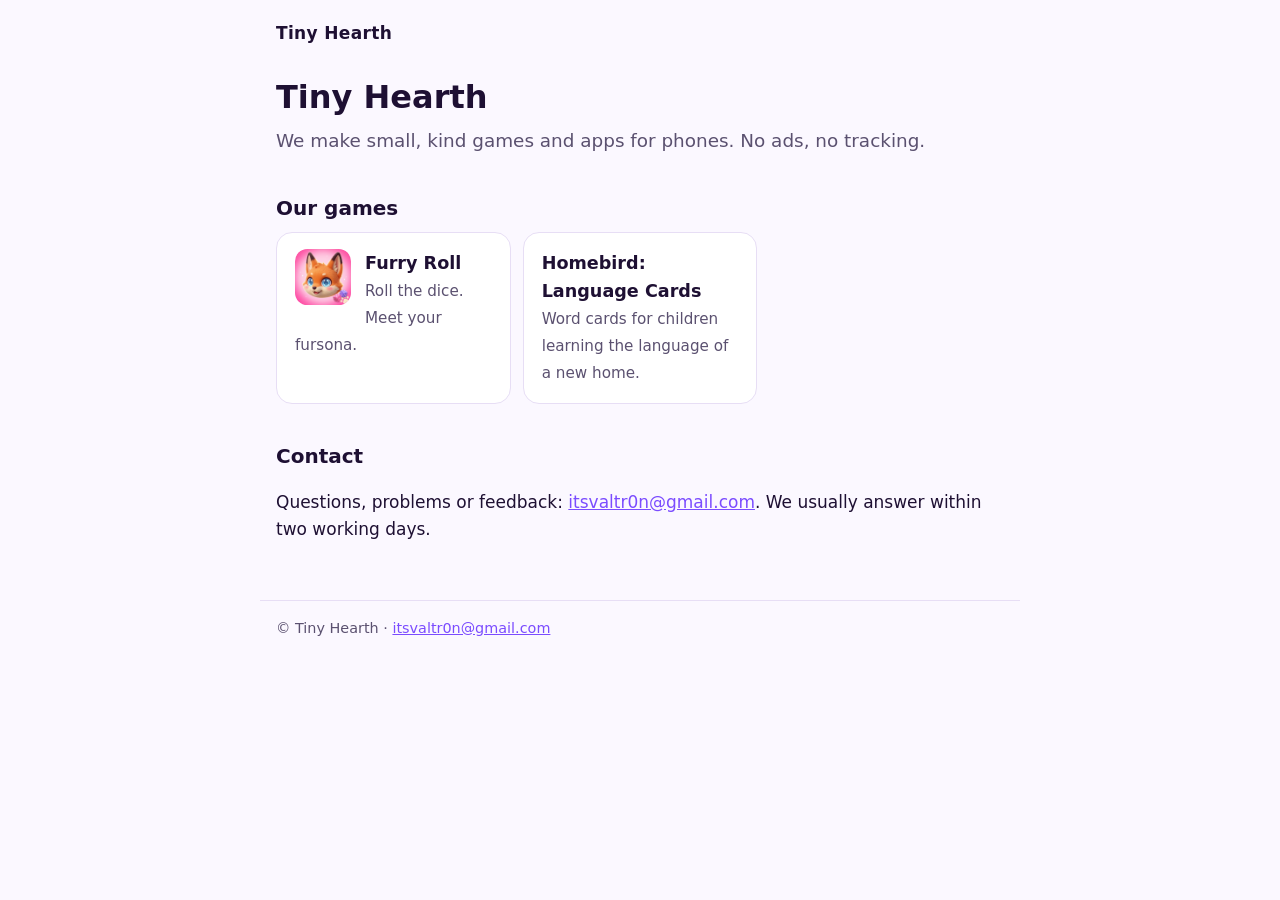
<file: index.html>
<!doctype html>
<html lang="en">
<head>
<meta charset="utf-8">
<meta name="viewport" content="width=device-width, initial-scale=1">
<title>Tiny Hearth</title>
<meta name="description" content="We make small, kind games and apps for phones. No ads, no tracking.">
<link rel="stylesheet" href="style.css">
</head>
<body>
<header><a class="studio" href="index.html">Tiny Hearth</a></header>
<main>
<h1>Tiny Hearth</h1>
<p class="lede">We make small, kind games and apps for phones. No ads, no tracking.</p>
<h2>Our games</h2>
<div class="cards">
<a class="card" href="furry-roll/index.html"><img src="furry-roll/icon.png" alt="" width="56" height="56">
<strong>Furry Roll</strong>
<span>Roll the dice. Meet your fursona.</span>
</a>
<a class="card" href="homebird/index.html">
<strong>Homebird: Language Cards</strong>
<span>Word cards for children learning the language of a new home.</span>
</a>
</div>
<h2>Contact</h2>
<p>Questions, problems or feedback: <a href="mailto:itsvaltr0n@gmail.com">itsvaltr0n@gmail.com</a>. We usually answer within two working days.</p>
</main>
<footer>&copy; Tiny Hearth &middot; <a href="mailto:itsvaltr0n@gmail.com">itsvaltr0n@gmail.com</a></footer>
</body>
</html>
</file>
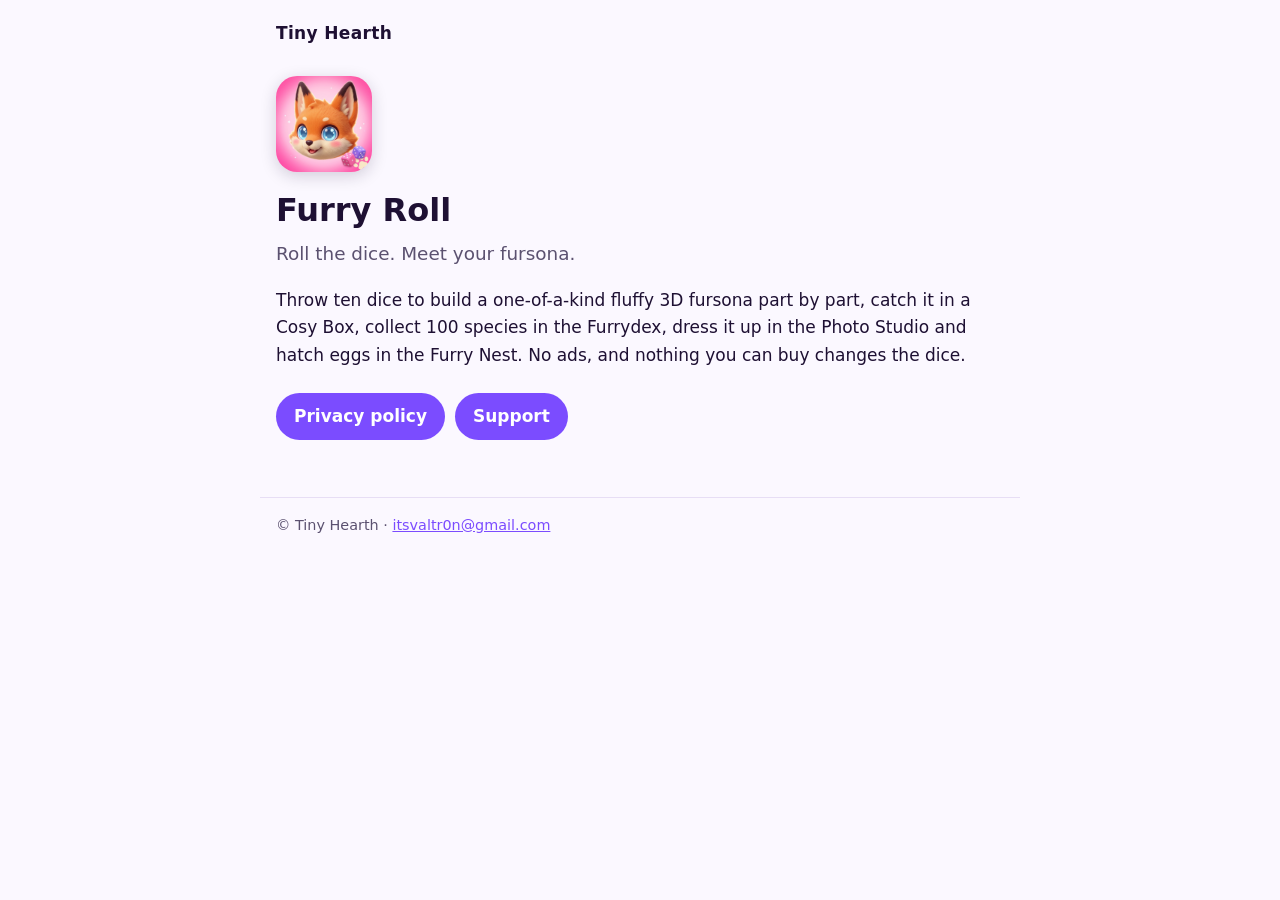
<file: furry-roll/index.html>
<!doctype html>
<html lang="en">
<head>
<meta charset="utf-8">
<meta name="viewport" content="width=device-width, initial-scale=1">
<title>Furry Roll</title>
<meta name="description" content="Roll the dice. Meet your fursona.">
<link rel="stylesheet" href="../style.css">
<link rel="icon" href="icon.png">
<link rel="apple-touch-icon" href="icon.png">
</head>
<body>
<header><a class="studio" href="../index.html">Tiny Hearth</a></header>
<main>
<img class="app-icon" src="icon.png" alt="" width="96" height="96"><h1>Furry Roll</h1>
<p class="lede">Roll the dice. Meet your fursona.</p>
<p>Throw ten dice to build a one-of-a-kind fluffy 3D fursona part by part, catch it in a Cosy Box, collect 100 species in the Furrydex, dress it up in the Photo Studio and hatch eggs in the Furry Nest. No ads, and nothing you can buy changes the dice.</p>
<p class="row"><a class="button" href="privacy.html">Privacy policy</a><a class="button" href="support.html">Support</a></p>
</main>
<footer>&copy; Tiny Hearth &middot; <a href="mailto:itsvaltr0n@gmail.com">itsvaltr0n@gmail.com</a></footer>
</body>
</html>
</file>
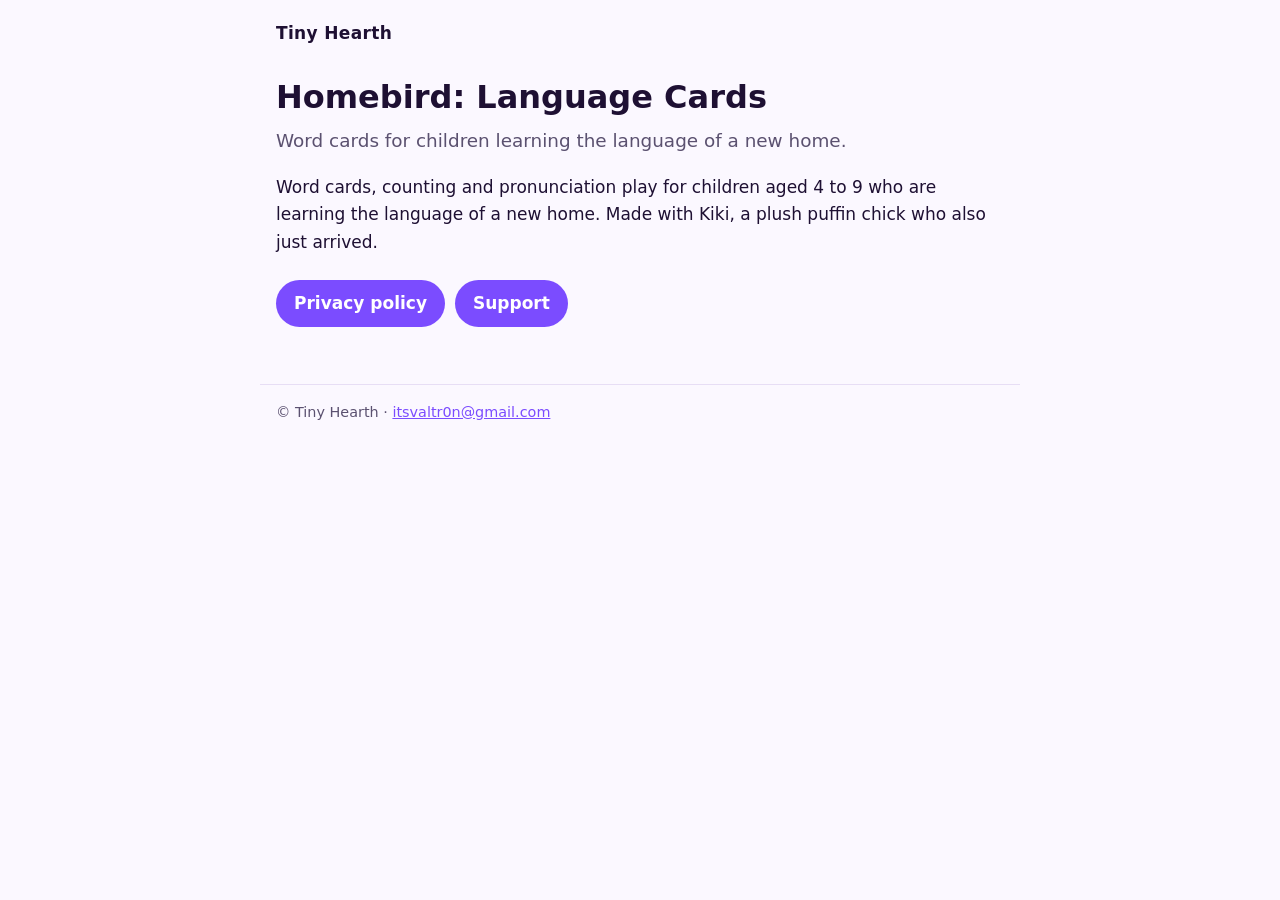
<file: homebird/index.html>
<!doctype html>
<html lang="en">
<head>
<meta charset="utf-8">
<meta name="viewport" content="width=device-width, initial-scale=1">
<title>Homebird: Language Cards</title>
<meta name="description" content="Word cards for children learning the language of a new home.">
<link rel="stylesheet" href="../style.css">
</head>
<body>
<header><a class="studio" href="../index.html">Tiny Hearth</a></header>
<main>
<h1>Homebird: Language Cards</h1>
<p class="lede">Word cards for children learning the language of a new home.</p>
<p>Word cards, counting and pronunciation play for children aged 4 to 9 who are learning the language of a new home. Made with Kiki, a plush puffin chick who also just arrived.</p>
<p class="row"><a class="button" href="privacy.html">Privacy policy</a><a class="button" href="support.html">Support</a></p>
</main>
<footer>&copy; Tiny Hearth &middot; <a href="mailto:itsvaltr0n@gmail.com">itsvaltr0n@gmail.com</a></footer>
</body>
</html>
</file>
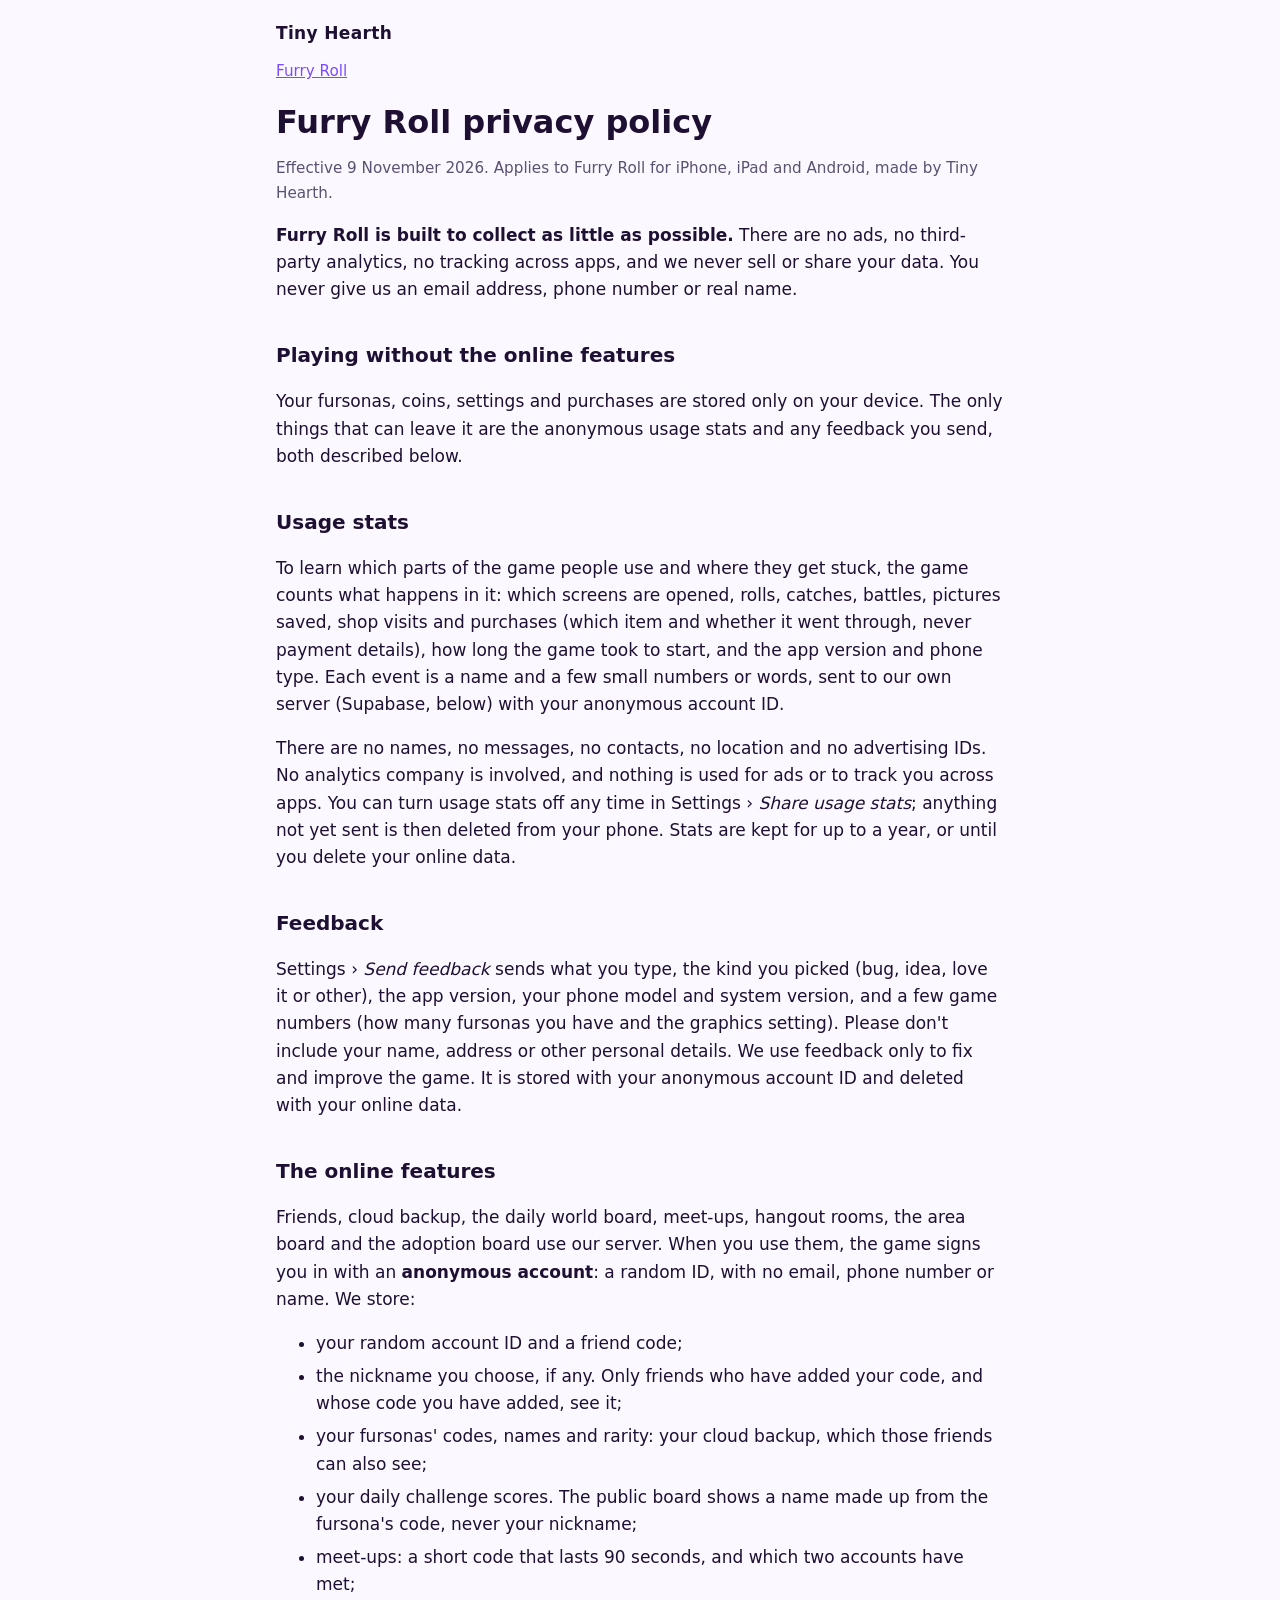
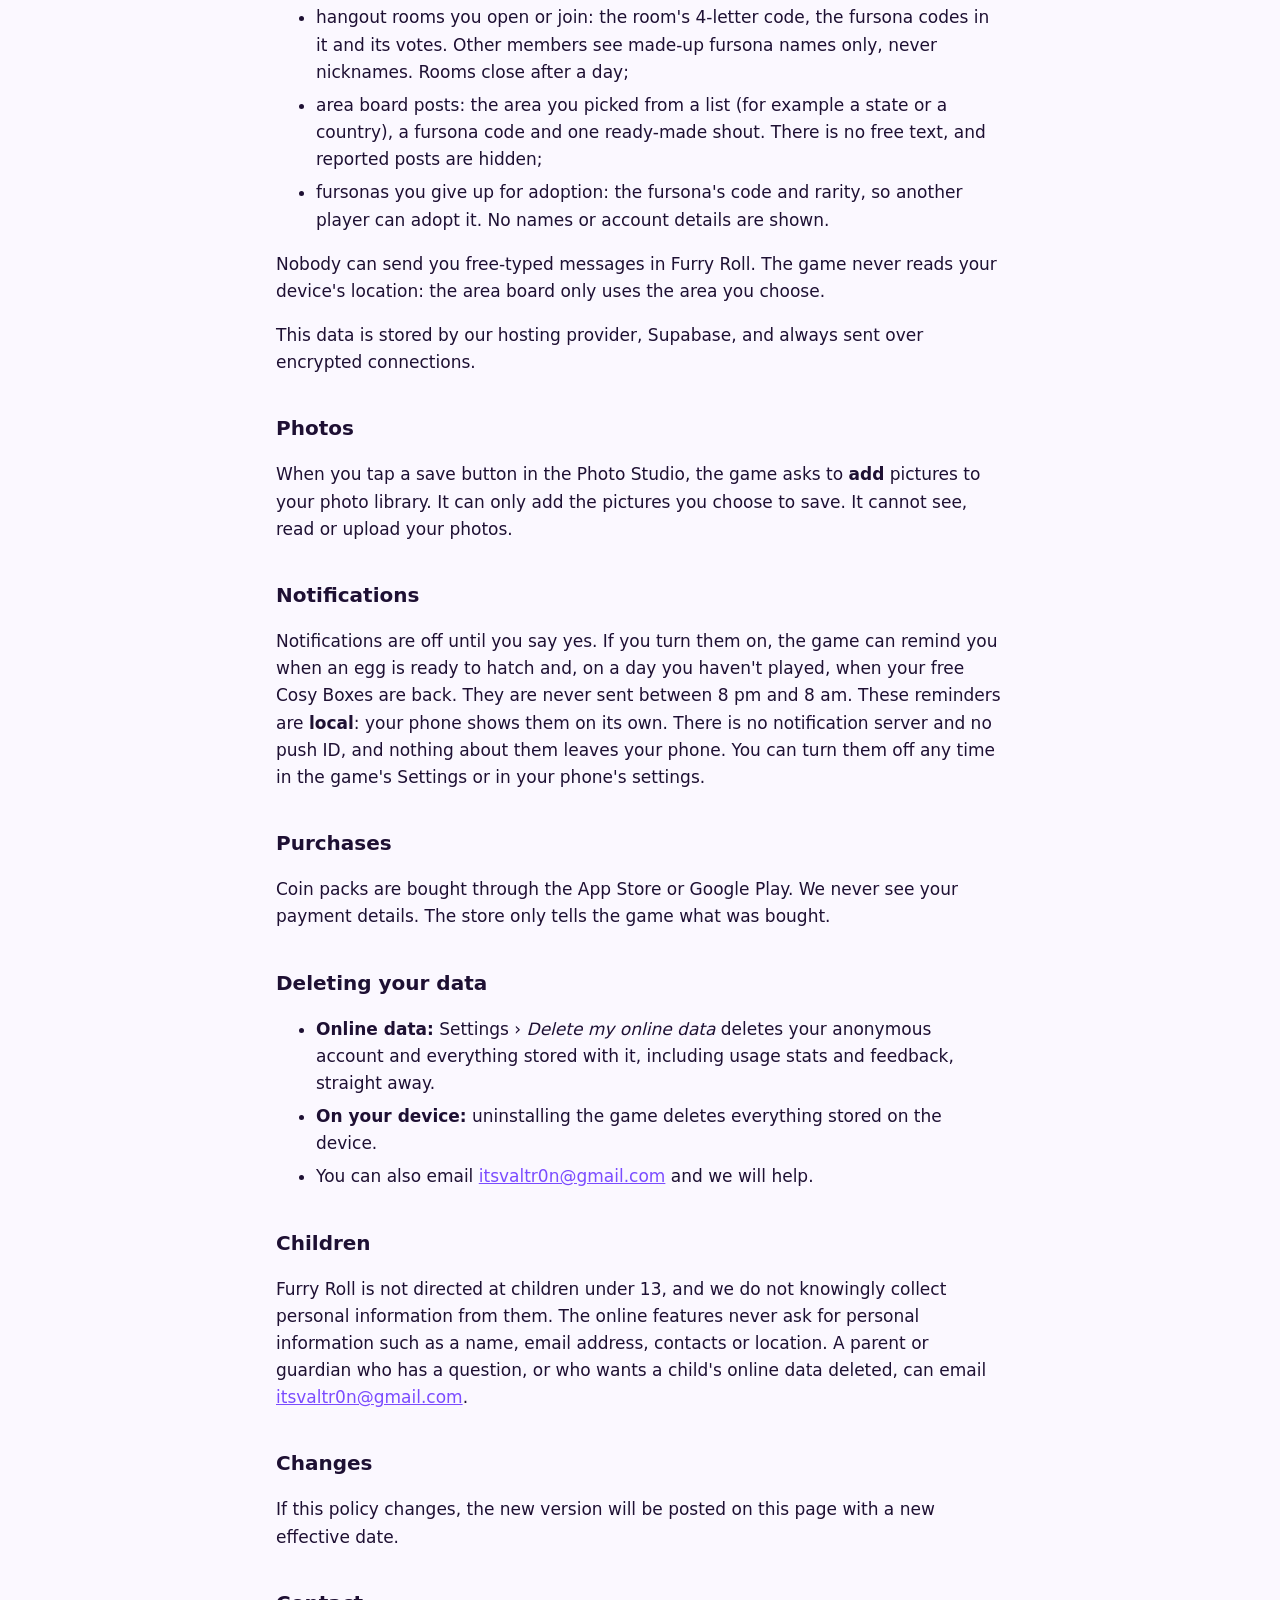
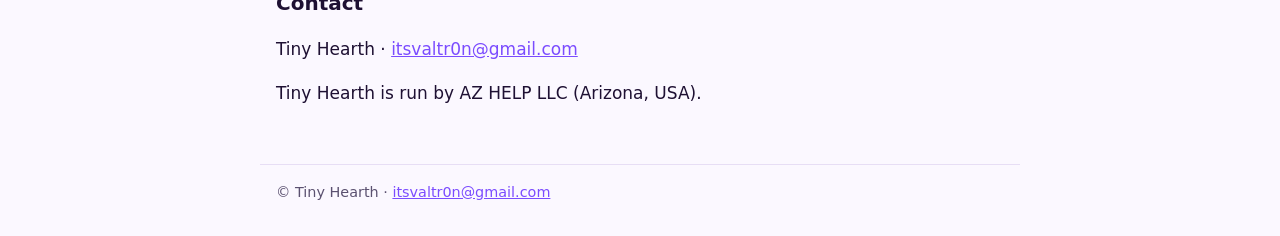
<file: furry-roll/privacy.html>
<!doctype html>
<html lang="en">
<head>
<meta charset="utf-8">
<meta name="viewport" content="width=device-width, initial-scale=1">
<title>Furry Roll: Privacy policy</title>
<meta name="description" content="Roll the dice. Meet your fursona.">
<link rel="stylesheet" href="../style.css">
<link rel="icon" href="icon.png">
<link rel="apple-touch-icon" href="icon.png">
</head>
<body>
<header><a class="studio" href="../index.html">Tiny Hearth</a></header>
<main>
<p class="crumbs"><a href="index.html">Furry Roll</a></p>
<h1>Furry Roll privacy policy</h1>
<p class="meta">Effective 9 November 2026. Applies to Furry Roll for iPhone, iPad and Android, made by Tiny Hearth.</p>

<p><strong>Furry Roll is built to collect as little as possible.</strong> There are no ads, no third-party analytics, no tracking across apps, and we never sell or share your data. You never give us an email address, phone number or real name.</p>

<h2>Playing without the online features</h2>
<p>Your fursonas, coins, settings and purchases are stored only on your device. The only things that can leave it are the anonymous usage stats and any feedback you send, both described below.</p>

<h2>Usage stats</h2>
<p>To learn which parts of the game people use and where they get stuck, the game counts what happens in it: which screens are opened, rolls, catches, battles, pictures saved, shop visits and purchases (which item and whether it went through, never payment details), how long the game took to start, and the app version and phone type. Each event is a name and a few small numbers or words, sent to our own server (Supabase, below) with your anonymous account ID.</p>
<p>There are no names, no messages, no contacts, no location and no advertising IDs. No analytics company is involved, and nothing is used for ads or to track you across apps. You can turn usage stats off any time in Settings &rsaquo; <em>Share usage stats</em>; anything not yet sent is then deleted from your phone. Stats are kept for up to a year, or until you delete your online data.</p>

<h2>Feedback</h2>
<p>Settings &rsaquo; <em>Send feedback</em> sends what you type, the kind you picked (bug, idea, love it or other), the app version, your phone model and system version, and a few game numbers (how many fursonas you have and the graphics setting). Please don't include your name, address or other personal details. We use feedback only to fix and improve the game. It is stored with your anonymous account ID and deleted with your online data.</p>

<h2>The online features</h2>
<p>Friends, cloud backup, the daily world board, meet-ups, hangout rooms, the area board and the adoption board use our server. When you use them, the game signs you in with an <strong>anonymous account</strong>: a random ID, with no email, phone number or name. We store:</p>
<ul>
<li>your random account ID and a friend code;</li>
<li>the nickname you choose, if any. Only friends who have added your code, and whose code you have added, see it;</li>
<li>your fursonas' codes, names and rarity: your cloud backup, which those friends can also see;</li>
<li>your daily challenge scores. The public board shows a name made up from the fursona's code, never your nickname;</li>
<li>meet-ups: a short code that lasts 90 seconds, and which two accounts have met;</li>
<li>hangout rooms you open or join: the room's 4-letter code, the fursona codes in it and its votes. Other members see made-up fursona names only, never nicknames. Rooms close after a day;</li>
<li>area board posts: the area you picked from a list (for example a state or a country), a fursona code and one ready-made shout. There is no free text, and reported posts are hidden;</li>
<li>fursonas you give up for adoption: the fursona's code and rarity, so another player can adopt it. No names or account details are shown.</li>
</ul>
<p>Nobody can send you free-typed messages in Furry Roll. The game never reads your device's location: the area board only uses the area you choose.</p>
<p>This data is stored by our hosting provider, Supabase, and always sent over encrypted connections.</p>

<h2>Photos</h2>
<p>When you tap a save button in the Photo Studio, the game asks to <strong>add</strong> pictures to your photo library. It can only add the pictures you choose to save. It cannot see, read or upload your photos.</p>

<h2>Notifications</h2>
<p>Notifications are off until you say yes. If you turn them on, the game can remind you when an egg is ready to hatch and, on a day you haven't played, when your free Cosy Boxes are back. They are never sent between 8 pm and 8 am. These reminders are <strong>local</strong>: your phone shows them on its own. There is no notification server and no push ID, and nothing about them leaves your phone. You can turn them off any time in the game's Settings or in your phone's settings.</p>

<h2>Purchases</h2>
<p>Coin packs are bought through the App Store or Google Play. We never see your payment details. The store only tells the game what was bought.</p>

<h2>Deleting your data</h2>
<ul>
<li><strong>Online data:</strong> Settings &rsaquo; <em>Delete my online data</em> deletes your anonymous account and everything stored with it, including usage stats and feedback, straight away.</li>
<li><strong>On your device:</strong> uninstalling the game deletes everything stored on the device.</li>
<li>You can also email <a href="mailto:itsvaltr0n@gmail.com">itsvaltr0n@gmail.com</a> and we will help.</li>
</ul>

<h2>Children</h2>
<p>Furry Roll is not directed at children under 13, and we do not knowingly collect personal information from them. The online features never ask for personal information such as a name, email address, contacts or location. A parent or guardian who has a question, or who wants a child's online data deleted, can email <a href="mailto:itsvaltr0n@gmail.com">itsvaltr0n@gmail.com</a>.</p>

<h2>Changes</h2>
<p>If this policy changes, the new version will be posted on this page with a new effective date.</p>

<h2>Contact</h2>
<p>Tiny Hearth &middot; <a href="mailto:itsvaltr0n@gmail.com">itsvaltr0n@gmail.com</a></p>
<p>Tiny Hearth is run by AZ HELP LLC (Arizona, USA).</p>

</main>
<footer>&copy; Tiny Hearth &middot; <a href="mailto:itsvaltr0n@gmail.com">itsvaltr0n@gmail.com</a></footer>
</body>
</html>
</file>
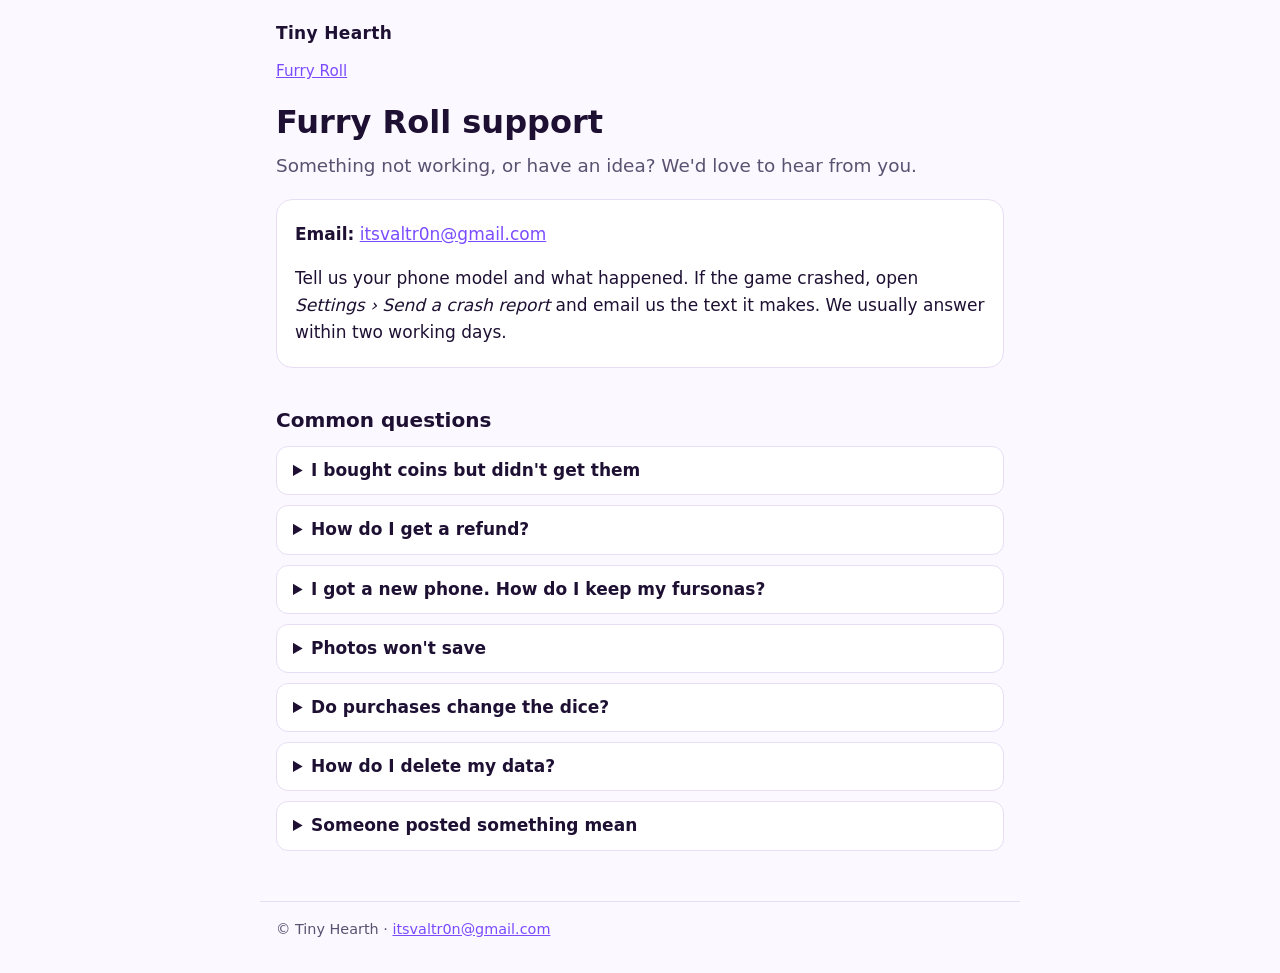
<file: furry-roll/support.html>
<!doctype html>
<html lang="en">
<head>
<meta charset="utf-8">
<meta name="viewport" content="width=device-width, initial-scale=1">
<title>Furry Roll: Support</title>
<meta name="description" content="Roll the dice. Meet your fursona.">
<link rel="stylesheet" href="../style.css">
<link rel="icon" href="icon.png">
<link rel="apple-touch-icon" href="icon.png">
</head>
<body>
<header><a class="studio" href="../index.html">Tiny Hearth</a></header>
<main>
<p class="crumbs"><a href="index.html">Furry Roll</a></p>
<h1>Furry Roll support</h1>
<p class="lede">Something not working, or have an idea? We'd love to hear from you.</p>

<div class="box">
<p><strong>Email:</strong> <a href="mailto:itsvaltr0n@gmail.com?subject=Furry%20Roll%20help">itsvaltr0n@gmail.com</a></p>
<p>Tell us your phone model and what happened. If the game crashed, open <em>Settings &rsaquo; Send a crash report</em> and email us the text it makes. We usually answer within two working days.</p>
</div>

<h2>Common questions</h2>

<details>
<summary>I bought coins but didn't get them</summary>
<p>Close the game completely and open it again while you're online: purchases the store has finished are added when the game starts. If they still don't appear, email us the receipt from Apple or Google (it shows the order ID) and we'll sort it out.</p>
</details>

<details>
<summary>How do I get a refund?</summary>
<p>Refunds are handled by the store you bought from. On iPhone or iPad, go to <a href="https://reportaproblem.apple.com">reportaproblem.apple.com</a>. On Android, open your order history in Google Play, or see <a href="https://support.google.com/googleplay/answer/2479637">Google Play's refund help</a>.</p>
</details>

<details>
<summary>I got a new phone. How do I keep my fursonas?</summary>
<p>On your old phone, make sure the online features are on so your furries are backed up. On the new phone, open <em>Settings &rsaquo; Restore furries from cloud</em>. Coins bought from the store stay with your Apple or Google account. Use <em>Restore purchases</em> in the Shop's Store tab if anything you bought once is missing.</p>
</details>

<details>
<summary>Photos won't save</summary>
<p>The game needs permission to add pictures. On iPhone, go to <em>Settings &rsaquo; Furry Roll &rsaquo; Photos</em> and choose <em>Add Photos Only</em> or <em>Full Access</em>. On Android, allow storage or photos access for Furry Roll in the system settings.</p>
</details>

<details>
<summary>Do purchases change the dice?</summary>
<p>No. Everything you can buy is just for looks. The dice are the same for everyone.</p>
</details>

<details>
<summary>How do I delete my data?</summary>
<p>Open <em>Settings &rsaquo; Delete my online data</em>. It deletes your anonymous account and everything stored online, straight away. Uninstalling the game deletes everything on your device. See the <a href="privacy.html">privacy policy</a> for details.</p>
</details>

<details>
<summary>Someone posted something mean</summary>
<p>Nobody can type messages in Furry Roll: boards only show fursonas and ready-made shouts. If a post still bothers you, report it in the game (three reports hide it) or email us.</p>
</details>

</main>
<footer>&copy; Tiny Hearth &middot; <a href="mailto:itsvaltr0n@gmail.com">itsvaltr0n@gmail.com</a></footer>
</body>
</html>
</file>
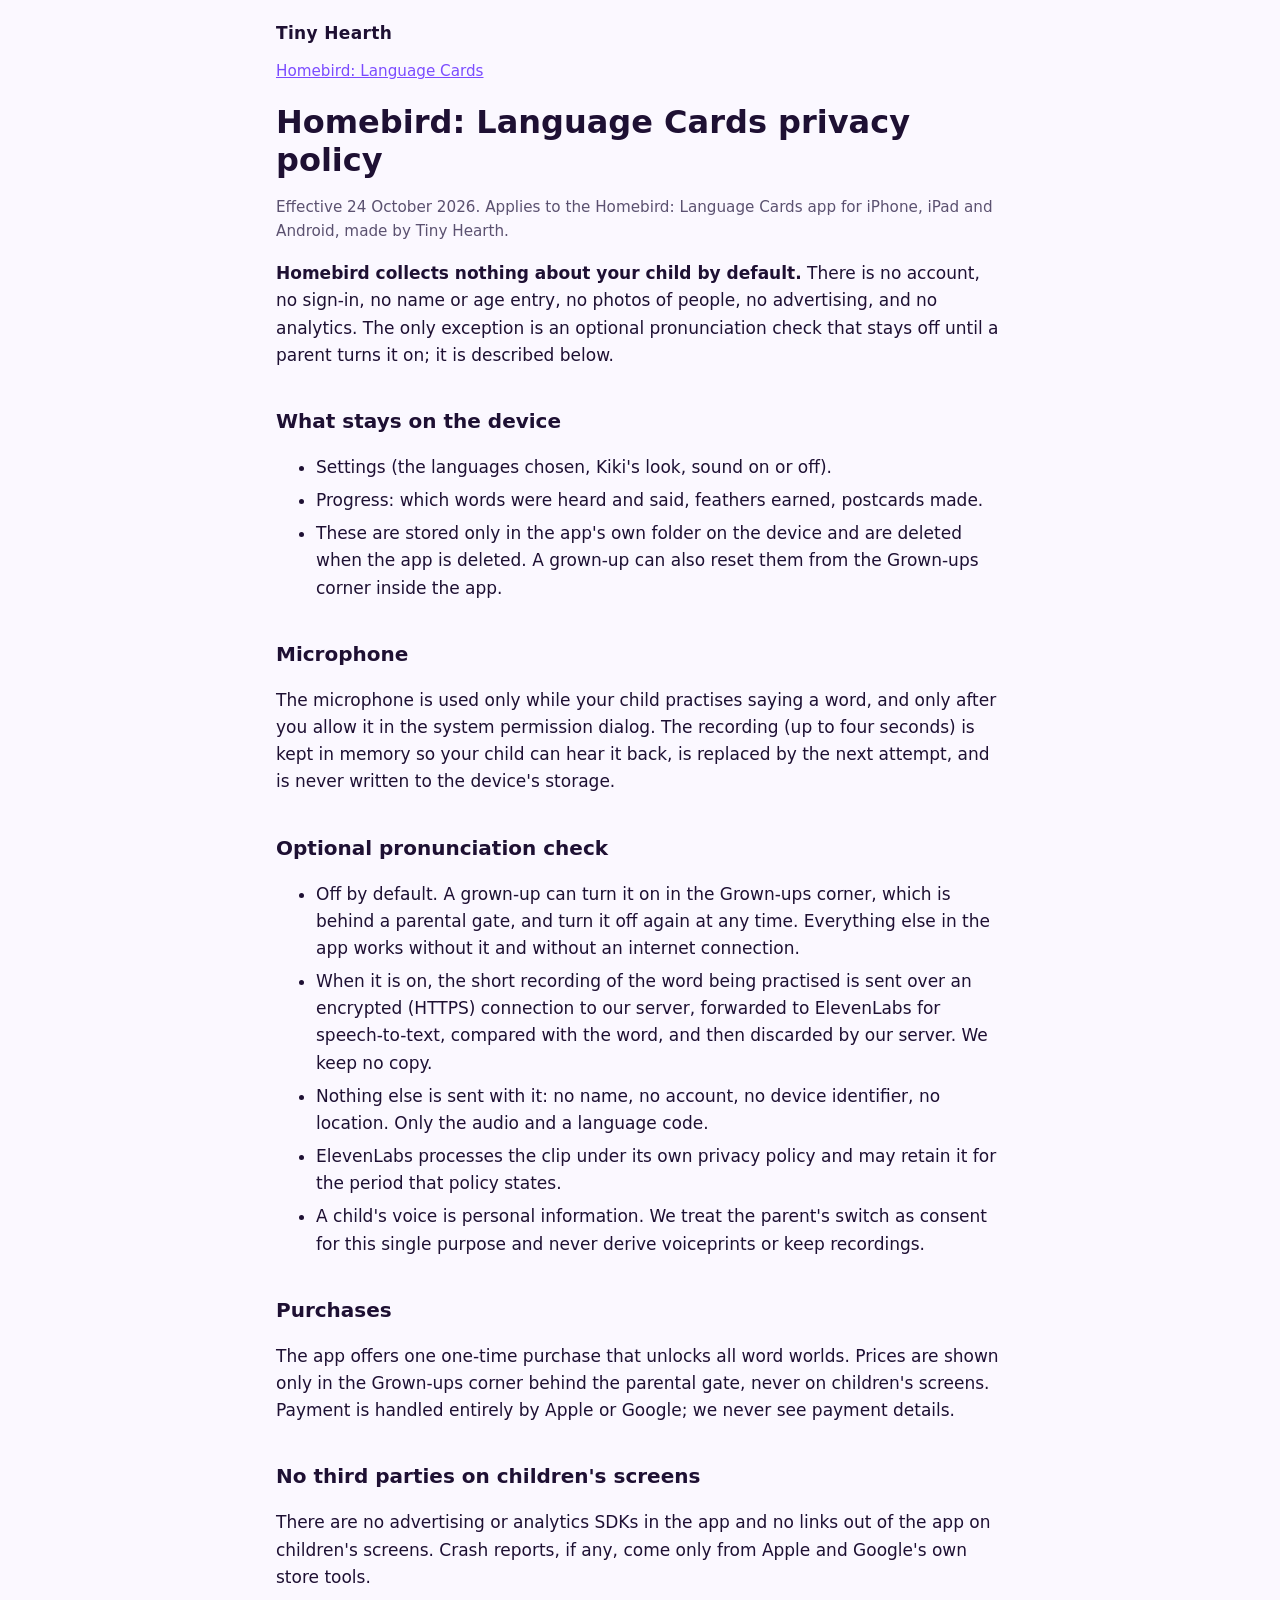
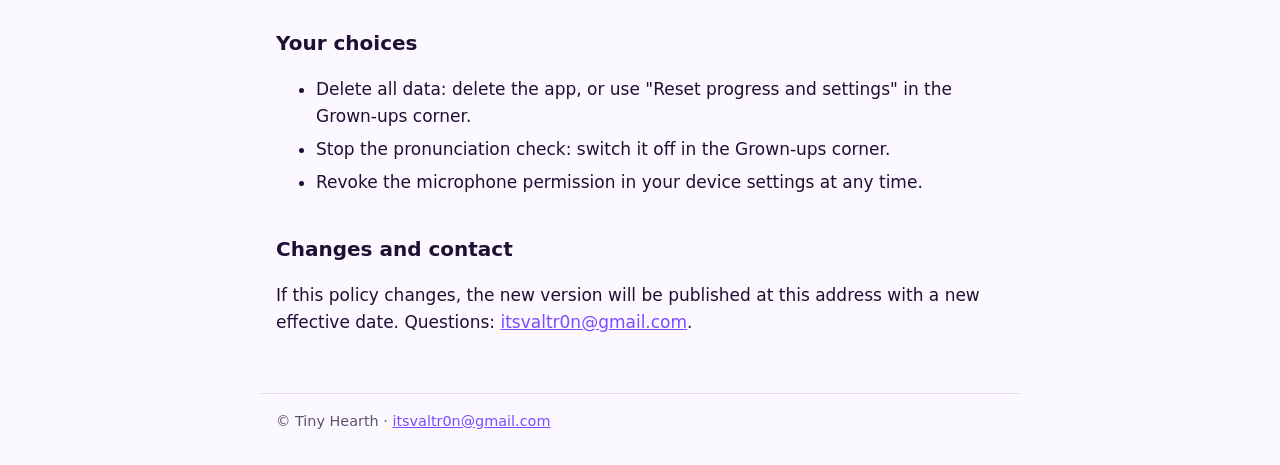
<file: homebird/privacy.html>
<!doctype html>
<html lang="en">
<head>
<meta charset="utf-8">
<meta name="viewport" content="width=device-width, initial-scale=1">
<title>Homebird: Language Cards: Privacy policy</title>
<meta name="description" content="Word cards for children learning the language of a new home.">
<link rel="stylesheet" href="../style.css">
</head>
<body>
<header><a class="studio" href="../index.html">Tiny Hearth</a></header>
<main>
<p class="crumbs"><a href="index.html">Homebird: Language Cards</a></p>
<h1>Homebird: Language Cards privacy policy</h1>
<p class="meta">Effective 24 October 2026. Applies to the Homebird: Language Cards app for iPhone, iPad and Android, made by Tiny Hearth.</p>

<p><strong>Homebird collects nothing about your child by default.</strong> There is no account, no sign-in, no name or age entry, no photos of people, no advertising, and no analytics. The only exception is an optional pronunciation check that stays off until a parent turns it on; it is described below.</p>

<h2>What stays on the device</h2>
<ul>
<li>Settings (the languages chosen, Kiki's look, sound on or off).</li>
<li>Progress: which words were heard and said, feathers earned, postcards made.</li>
<li>These are stored only in the app's own folder on the device and are deleted when the app is deleted. A grown-up can also reset them from the Grown-ups corner inside the app.</li>
</ul>

<h2>Microphone</h2>
<p>The microphone is used only while your child practises saying a word, and only after you allow it in the system permission dialog. The recording (up to four seconds) is kept in memory so your child can hear it back, is replaced by the next attempt, and is never written to the device's storage.</p>

<h2>Optional pronunciation check</h2>
<ul>
<li>Off by default. A grown-up can turn it on in the Grown-ups corner, which is behind a parental gate, and turn it off again at any time. Everything else in the app works without it and without an internet connection.</li>
<li>When it is on, the short recording of the word being practised is sent over an encrypted (HTTPS) connection to our server, forwarded to ElevenLabs for speech-to-text, compared with the word, and then discarded by our server. We keep no copy.</li>
<li>Nothing else is sent with it: no name, no account, no device identifier, no location. Only the audio and a language code.</li>
<li>ElevenLabs processes the clip under its own privacy policy and may retain it for the period that policy states.</li>
<li>A child's voice is personal information. We treat the parent's switch as consent for this single purpose and never derive voiceprints or keep recordings.</li>
</ul>

<h2>Purchases</h2>
<p>The app offers one one-time purchase that unlocks all word worlds. Prices are shown only in the Grown-ups corner behind the parental gate, never on children's screens. Payment is handled entirely by Apple or Google; we never see payment details.</p>

<h2>No third parties on children's screens</h2>
<p>There are no advertising or analytics SDKs in the app and no links out of the app on children's screens. Crash reports, if any, come only from Apple and Google's own store tools.</p>

<h2>Your choices</h2>
<ul>
<li>Delete all data: delete the app, or use "Reset progress and settings" in the Grown-ups corner.</li>
<li>Stop the pronunciation check: switch it off in the Grown-ups corner.</li>
<li>Revoke the microphone permission in your device settings at any time.</li>
</ul>

<h2>Changes and contact</h2>
<p>If this policy changes, the new version will be published at this address with a new effective date. Questions: <a href="mailto:itsvaltr0n@gmail.com">itsvaltr0n@gmail.com</a>.</p>

</main>
<footer>&copy; Tiny Hearth &middot; <a href="mailto:itsvaltr0n@gmail.com">itsvaltr0n@gmail.com</a></footer>
</body>
</html>
</file>
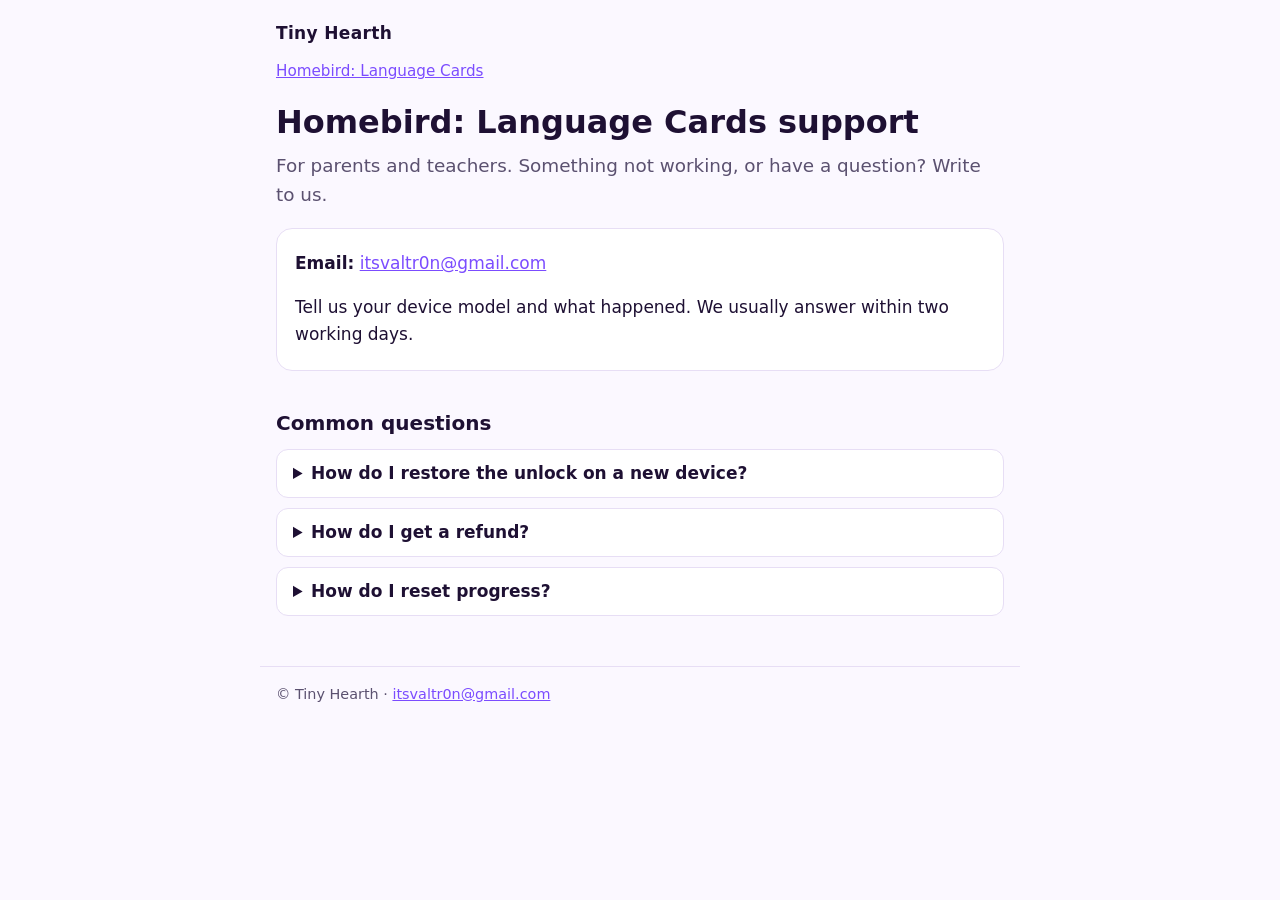
<file: homebird/support.html>
<!doctype html>
<html lang="en">
<head>
<meta charset="utf-8">
<meta name="viewport" content="width=device-width, initial-scale=1">
<title>Homebird: Language Cards: Support</title>
<meta name="description" content="Word cards for children learning the language of a new home.">
<link rel="stylesheet" href="../style.css">
</head>
<body>
<header><a class="studio" href="../index.html">Tiny Hearth</a></header>
<main>
<p class="crumbs"><a href="index.html">Homebird: Language Cards</a></p>
<h1>Homebird: Language Cards support</h1>
<p class="lede">For parents and teachers. Something not working, or have a question? Write to us.</p>

<div class="box">
<p><strong>Email:</strong> <a href="mailto:itsvaltr0n@gmail.com?subject=Homebird%20help">itsvaltr0n@gmail.com</a></p>
<p>Tell us your device model and what happened. We usually answer within two working days.</p>
</div>

<h2>Common questions</h2>

<details>
<summary>How do I restore the unlock on a new device?</summary>
<p>Open the unlock page in the Grown-ups corner and choose to restore your purchase. The unlock is tied to the Apple or Google account that bought it, so the new device must use the same account.</p>
</details>

<details>
<summary>How do I get a refund?</summary>
<p>Refunds are handled by the store. On iPhone or iPad, go to <a href="https://reportaproblem.apple.com">reportaproblem.apple.com</a>. On Android, see <a href="https://support.google.com/googleplay/answer/2479637">Google Play's refund help</a>.</p>
</details>

<details>
<summary>How do I reset progress?</summary>
<p>In the Grown-ups corner, use "Reset progress and settings". Deleting the app also deletes everything. See the <a href="privacy.html">privacy policy</a>.</p>
</details>

</main>
<footer>&copy; Tiny Hearth &middot; <a href="mailto:itsvaltr0n@gmail.com">itsvaltr0n@gmail.com</a></footer>
</body>
</html>
</file>
<file: style.css>
:root {
  --bg: #fbf8ff;
  --card: #ffffff;
  --ink: #1e1033;
  --soft: #5b5170;
  --line: #e7def5;
  --accent: #7b4cff;
  --accent-ink: #ffffff;
}
@media (prefers-color-scheme: dark) {
  :root {
    --bg: #140a26;
    --card: #1f1338;
    --ink: #f4ecfb;
    --soft: #bfb3d6;
    --line: #34245a;
    --accent: #a98bff;
    --accent-ink: #140a26;
  }
}
* { box-sizing: border-box; }
html { -webkit-text-size-adjust: 100%; }
body {
  margin: 0;
  background: var(--bg);
  color: var(--ink);
  font: 17px/1.6 system-ui, -apple-system, "Segoe UI", Roboto, sans-serif;
}
header, main, footer { max-width: 760px; margin: 0 auto; padding: 0 16px; }
header { padding-top: 20px; }
.studio { font-weight: 700; color: var(--ink); text-decoration: none; letter-spacing: 0.02em; }
main { padding-top: 12px; padding-bottom: 40px; }
h1 { font-size: 2rem; line-height: 1.2; margin: 0.6em 0 0.3em; }
h2 { font-size: 1.25rem; margin: 1.8em 0 0.4em; }
h3 { font-size: 1.05rem; margin: 1.4em 0 0.3em; }
p, li { overflow-wrap: anywhere; }
li { margin: 0.35em 0; }
a { color: var(--accent); }
.lede { font-size: 1.15rem; color: var(--soft); margin-top: 0; }
.meta, .crumbs { color: var(--soft); font-size: 0.95rem; }
.crumbs { margin: 0; }
.row { display: flex; flex-wrap: wrap; gap: 10px; margin-top: 1.4em; }
.button {
  display: inline-block; padding: 10px 18px; border-radius: 999px;
  background: var(--accent); color: var(--accent-ink); text-decoration: none; font-weight: 600;
}
.button.ghost { background: transparent; color: var(--accent); border: 2px solid var(--accent); }
.cards { display: grid; gap: 12px; grid-template-columns: repeat(auto-fill, minmax(220px, 1fr)); }
.card {
  display: block; padding: 16px 18px; border-radius: 16px; text-decoration: none;
  background: var(--card); border: 1px solid var(--line); color: var(--ink);
}
.card strong { display: block; font-size: 1.1rem; }
.card span { color: var(--soft); font-size: 0.95rem; }
.box { background: var(--card); border: 1px solid var(--line); border-radius: 16px; padding: 4px 18px; }
details { background: var(--card); border: 1px solid var(--line); border-radius: 12px; padding: 10px 16px; margin: 10px 0; }
summary { cursor: pointer; font-weight: 600; }
footer { padding-top: 16px; padding-bottom: 32px; border-top: 1px solid var(--line); color: var(--soft); font-size: 0.9rem; }
.app-icon { display: block; border-radius: 22%; margin-top: 1em; box-shadow: 0 4px 16px rgba(30, 16, 51, 0.18); }
.card img { float: left; border-radius: 22%; margin: 0 14px 4px 0; }
.card::after { content: ""; display: block; clear: both; }
</file>
